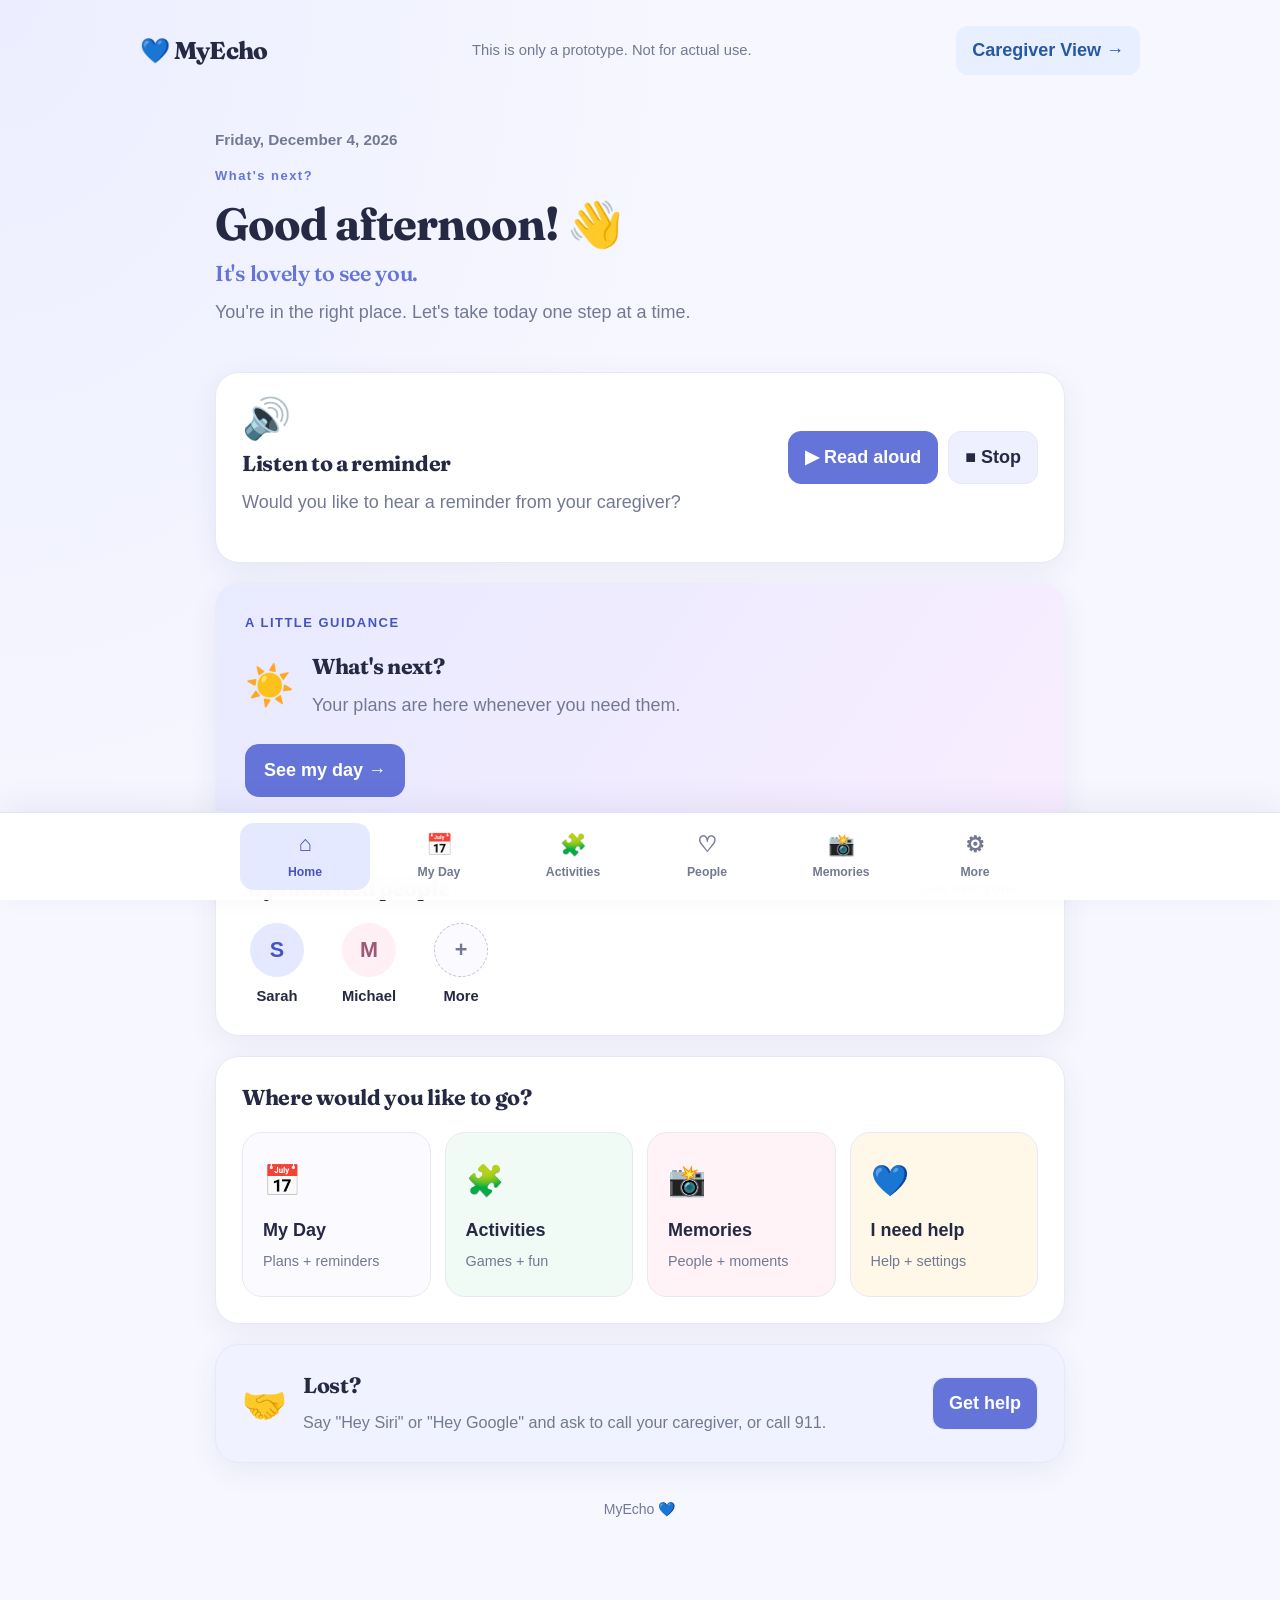
<file: index.html>
<!DOCTYPE html>
<html lang="en">
<head>
    <style>
@import url('https://fonts.googleapis.com/css2?family=Fraunces:ital,opsz,wght,SOFT@0,9..144,100..900,100;1,9..144,100..900,100&display=swap');
@import url('https://fonts.googleapis.com/css2?family=Plus+Jakarta+Sans:ital,wght@0,200..1000;1,200..1000&display=swap');
</style>
    <meta charset="UTF-8">
    <meta name="viewport" content="width=device-width, initial-scale=1.0">
    <meta name="theme-color" content="#f7f8fc">
    <title>MyEcho</title>
    <link rel="stylesheet" href="style.css">
</head>

<body>

    <header class="top-bar">
        <a href="#home" class="logo" data-screen="home">💙 MyEcho</a>
        <p class="header-tagline">This is only a prototype. Not for actual use.</p>
        <a href="caregiver.html" class="view-switch">Caregiver View →</a>
    </header>

    <main class="dashboard">

        <div class="app-screen active" id="screen-home">

            <section class="welcome" id="home">
                <p class="date" id="current-date"></p>
                <p class="section-label">What's next?</p>
                <h1>Good morning, Margret! 👋</h1>
                <h2>It's lovely to see you.</h2>
                <p>You're in the right place. Let's take today one step at a time.</p>
            </section>

            <section class="read-aloud-card">
                <div>
                    <span class="big-icon">🔊</span>
                    <h2>Listen to a reminder</h2>
                    <p>Would you like to hear a reminder from your caregiver?</p>
                </div>

                <div class="read-aloud-buttons">
                    <button id="read-aloud-button" type="button">▶ Read aloud</button>
                    <button id="stop-reading-button" type="button">■ Stop</button>
                </div>

                <p id="reading-status" aria-live="polite"></p>
            </section>


            <!-- yayyyy now the next section cuz hemas still weird....jk.... -->

            <section class="next-card">
                <span class="section-label">A LITTLE GUIDANCE</span>

                <div class="next-content">
                    <span class="big-icon">☀️</span>
                    <div>
                        <h2>What's next?</h2>
                        <p>Your plans are here whenever you need them.</p>
                    </div>
                </div>

                <button class="primary-button" type="button" data-screen="today">
                    See my day →
                </button>


            </section>

            <!--the contacts heh-->

            <section class="people-section">
                <div class="section-heading">
                    <h2>My favorited people</h2>
                    <button type="button" data-screen="people">See everyone →</button>
                </div>

                <!--the example people-->

                <div class="people-list">
                    <button class="person" type="button" data-screen="people">
                        <span class="avatar">S</span>
                        <span>Sarah</span>
                    </button>

                    <button class="person" type="button" data-screen="people">
                        <span class="avatar">M</span>
                        <span>Michael</span>
                    </button>

                    <button class="person more-person" type="button" data-screen="people">
                        <span class="avatar">+</span>
                        <span>More</span>
                    </button>
                </div>
            </section>


            <!--THE MAIN SECTION!!-->

            <section class="navigation-section">
                <h2>Where would you like to go?</h2>

                <div class="navigation-grid">
                    <button class="nav-card" type="button" data-screen="today">
                        <span class="nav-icon">📅</span>
                        <span class="nav-title">My Day</span>
                        <span class="nav-description">Plans + reminders</span>
                    </button>

                    <button class="nav-card" type="button" data-screen="activities">
                        <span class="nav-icon">🧩</span>
                        <span class="nav-title">Activities</span>
                        <span class="nav-description">Games + fun</span>
                    </button>

                    <button class="nav-card" type="button" data-screen="memories">
                        <span class="nav-icon">📸</span>
                        <span class="nav-title">Memories</span>
                        <span class="nav-description">People + moments</span>
                    </button>

                    <button class="nav-card" type="button" data-screen="settings">
                        <span class="nav-icon">💙</span>
                        <span class="nav-title">I need help</span>
                        <span class="nav-description">Help + settings</span>
                    </button>
                </div>
            </section>

            </section>
            <section class="help-card" id="caregiver">
                <span class="help-icon">🤝</span>
                <div>
                    <h2>Lost?</h2>
                    <p>Say "Hey Siri" or "Hey Google" and ask to call your caregiver, or call 911.</p>
                </div>
                <button id="help-button" type="button">Get help</button>
            </section>

        </div>


        <!-- today SCREEN -->

        <div class="app-screen" id="screen-today" hidden>

            <section class="screen-heading" id="today">
                <p class="section-label">How are you feeling today?</p>
                <h1>My Day 📅</h1>
                <p class="today-date" id="today-date"></p>
                <p>Here are your plans for today. You can take your time.</p>
            </section>

            <section class="placeholder-section">
                <h2>Today's checklist</h2>
                <p>Check each item when you're finished.</p>

                <div class="task-list">
                    <label class="task-item">
                        <input type="checkbox" class="task-checkbox">
                        <span>Brush your teeth</span>
                    </label>

                    <label class="task-item">
                        <input type="checkbox" class="task-checkbox">
                        <span>Eat breakfast</span>
                    </label>

                    <label class="task-item">
                        <input type="checkbox" class="task-checkbox">
                        <span>Call your caregiver</span>
                    </label>

                    <label class="task-item">
                        <input type="checkbox" class="task-checkbox">
                        <span>Finish your crossword puzzle</span>
                    </label>
                </div>

                <p id="task-progress" aria-live="polite">0 of 4 tasks completed</p>
            </section>
            <section class="next-card">
                <span class="big-icon">🌷</span>
                <h2>Remember</h2>
                <p>You don't have to do everything at once. Call your caregiver if you need help.</p>
            </section>
            </section>
            <section class="help-card" id="caregiver">
                <span class="help-icon">🤝</span>
                <div>
                    <h2>Lost?</h2>
                    <p>Say "Hey Siri" or "Hey Google" and ask to call your caregiver, or call 911.</p>
                </div>
                <button id="help-button" type="button">Get help</button>
            </section>

        </div>



        <!-- activities SCREEN -->

        <div class="app-screen" id="screen-activities" hidden>

            <section class="screen-heading" id="activities">
                <p class="section-label">One activity a day keeps your mind active.</p>
                <h1>Activities 🧩</h1>
                <p>Choose something you would enjoy. There's no rush and no losing.</p>
            </section>

            <section class="placeholder-section">
                <h2>Choose an activity</h2>

                <div class="activity-grid">
                    <button class="activity-card" id="memory-game-button" type="button">
                        <span class="activity-icon">🧠</span>
                        <span class="activity-title">Memory Match</span>
                        <span class="activity-description">Match the pairs</span>
                    </button>

                    <button class="activity-card" id="word-game-button" type="button">
                        <span class="activity-icon">🔤</span>
                        <span class="activity-title">Odd One Out</span>
                        <span class="activity-description">Find the item that doesn't belong</span>
                    </button>
                </div>

                <div id="memory-game" class="game-panel" hidden>
                    <h3>Find the matching pairs!</h3>
                    <p>Choose two cards to find a match.</p>
                    <div id="memory-board" class="memory-board"></div>
                    <p id="memory-status" aria-live="polite">Pairs found: 0 of 3</p>
                    <button id="restart-game" class="game-button" type="button">Play again ↻</button>
                </div>

                <div id="word-game" class="game-panel" hidden>
                    <h3>Odd One Out 🔤</h3>
                    <p>Which one is a fruit?</p>

                    <div class="word-options">
                        <button class="word-option" type="button">🚗 Car</button>
                        <button class="word-option" type="button">🍎 Apple</button>
                        <button class="word-option" type="button">🪑 Chair</button>
                    </div>

                    <p id="word-status" aria-live="polite">Choose an answer!</p>
                </div>
            </section>
            <section class="help-card" id="caregiver">
                <span class="help-icon">🤝</span>
                <div>
                    <h2>Lost?</h2>
                    <p>Say "Hey Siri" or "Hey Google" and ask to call your caregiver, or call 911.</p>
                </div>
                <button id="help-button" type="button">Get help</button>
            </section>

        </div>

        <!-- people SCREEN -->
        <div class="app-screen" id="screen-people" hidden>

            <section class="screen-heading" id="people">
                <p class="section-label">PEOPLE WHO MATTER</p>
                <h1>My People 💙</h1>
                <p>People I know and trust.</p>
            </section>

            <section class="placeholder-section">
                <h2>My favorite people</h2>

                <div class="contact-list">
                    <article class="contact-card">
                        <div class="contact-avatar">S</div>
                        <div class="contact-info">
                            <h3>Sarah</h3>
                            <p>My family member</p>
                        </div>
                        <button class="contact-button" type="button" data-contact="Sarah">Contact</button>
                    </article>

                    <article class="contact-card">
                        <div class="contact-avatar">M</div>
                        <div class="contact-info">
                            <h3>Michael</h3>
                            <p>My husband</p>
                        </div>
                        <button class="contact-button" type="button" data-contact="Michael">Contact</button>
                    </article>

                    <article class="contact-card">
                        <div class="contact-avatar">D</div>
                        <div class="contact-info">
                            <h3>Dr. Kim</h3>
                            <p>My doctor</p>
                        </div>
                        <button class="contact-button" type="button" data-contact="Michael">Contact</button>
                    </article>
                </div>

                <p class="contact-note">These are example contacts. Real contact details have not been added yet.</p>
                <p id="contact-status" aria-live="polite"></p>
    
            </section>

            <section class="help-card" id="caregiver">
                <span class="help-icon">🤝</span>
                <div>
                    <h2>Lost?</h2>
                    <p>Say "Hey Siri" or "Hey Google" and ask to call your caregiver, or call 911.</p>
                </div>
                <button id="help-button" type="button">Get help</button>
            </section>

        </div>


        <!-- memories SCREEN -->
        <div class="app-screen" id="screen-memories" hidden>

            <section class="screen-heading" id="memories">
                <p class="section-label"></p>
                <h1>My Memories </h1>
                <p>A place for people and moments that matter to me.</p>
            </section>

            <section class="placeholder-section">
                <h2>Moments to remember</h2>

                <div class="memory-gallery">
                    <article class="memory-item">
                        <div class="memory-photo">👧</div>
                        <div class="memory-details">
                            <h3>Sarah, My daughter</h3>
                            <p>"Hi Mom, it's Sarah. I love you so much, and I'll see you at lunch"</p>
                        </div>
                    </article>

                    <article class="memory-item">
                        <div class="memory-photo">🏡</div>
                        <div class="memory-details">
                            <h3>Elm Street, Where you grew up</h3>
                            <p>"You grew up in the red roofed house on Elm Street."</p>
                        </div>
                    </article>

                    <article class="memory-item">
                        <div class="memory-photo">💍</div>
                        <div class="memory-details">
                            <h3>Our wedding, June 23, 1975</h3>
                            <p>"June twenty-third, nineteen seventy five. The day you got married. You wore your mother's gown."</p>
                        </div>
                    </article>

                    <article class="memory-item">
                        <div class="memory-photo">🐕</div>
                        <div class="memory-details">
                            <h3>Buddy, Our golden retriever</h3>
                            <p>"This is Buddy, your golden retriever. He loved playing fetch with you in the backyard."</p>
                        </div>
                    </article>

                    <article class="memory-item">
                        <div class="memory-photo">🎣</div>
                        <div class="memory-details">
                            <h3>Lake trips, every summer with Micheal</h3>
                            <p>"Every summer you took Michael to the lake. He still talks about the time you caught that huge bass."</p>
                        </div>
                    </article>

                     <article class="memory-item">
                        <div class="memory-photo">🎶</div>
                        <div class="memory-details">
                            <h3>Your Song, 'Dance the Night' by Dua Lipa</h3>
                            <p>"Your song is Dance the Night by Dua Lipa. You love singing it along with the radio."</p>
                        </div>
                    </article>
                </div>

                <p class="memory-note">These are example memories. Personal photos and captions can be added in a future version.</p>
            </section>

            <section class="help-card" id="caregiver">
                <span class="help-icon">🤝</span>
                <div>
                    <h2>Lost?</h2>
                    <p>Say "Hey Siri" or "Hey Google" and ask to call your caregiver, or call 911.</p>
                </div>
                <button id="help-button" type="button">Get help</button>
            </section>

        </div>

        <!-- settings SCREEN -->

        <div class="app-screen" id="screen-settings" hidden>

            <section class="screen-heading" id="settings">
                <p class="section-label">How are you feeling?</p>
                <h1>Support & Settings 💙</h1>
                <p>Make MyEcho feel personal and easy to use.</p>
            </section>

            <section class="help-card" id="caregiver">
                <span class="help-icon">🤝</span>
                <div>
                    <h2>Lost?</h2>
                    <p>Say "Hey Siri" or "Hey Google" and ask to call your caregiver, or call 911.</p>
                </div>
                <button id="help-button" type="button">Get help</button>
            </section>

            <section class="placeholder-section">
                <h2>Personalize MyEcho</h2>
                <p>What name should the app use when greeting you?</p>

                <label for="greeting-name">Preferred name</label>
                <div class="settings-row">
                    <input type="text" id="greeting-name" placeholder="Enter a preferred name" maxlength="30">
                    <button id="save-settings" class="game-button" type="button">Save</button>
                </div>

                <p id="settings-status" aria-live="polite">This setting is saved in this browser.</p>
            </section>

            <section class="placeholder-section text-size-setting">
                <h2>Reading comfort</h2>
                <p>Choose a text size that feels comfortable to read.</p>

                <label>Text size</label>
                <div class="text-size-buttons">
                    <button id="smaller-text" type="button">A− Smaller</button>
                    <button id="default-text" type="button">Default</button>
                    <button id="larger-text" type="button">A+ Larger</button>
                </div>

                <p id="text-size-status" aria-live="polite">Standard text size</p>
            </section>

            <section class="location-card">
                <h2>📍 Where am I?</h2>
                <p>Save a familiar place as a reminder.</p>

                <label for="familiar-place">My familiar place</label>
                <div class="location-row">
                    <input id="familiar-place" type="text" maxlength="80" placeholder="For example, I'm at home">
                    <button id="save-place" class="game-button" type="button">Save place</button>
                </div>

                <p id="place-status" aria-live="polite">No place saved yet.</p>
            </section>

        </div>

    </main>

    <!-- bottom NAVIGATION!! coding is so...fun... -->

    <nav class="bottom-navigation" aria-label="Main navigation">
        <button class="bottom-nav-item active" type="button" data-screen="home" aria-current="page">
            <span class="bottom-nav-icon">⌂</span>
            <span>Home</span>
        </button>

        <button class="bottom-nav-item" type="button" data-screen="today">
            <span class="bottom-nav-icon">📅</span>
            <span>My Day</span>
        </button>

        <button class="bottom-nav-item" type="button" data-screen="activities">
            <span class="bottom-nav-icon">🧩</span>
            <span>Activities</span>
        </button>

        <button class="bottom-nav-item" type="button" data-screen="people">
            <span class="bottom-nav-icon">♡</span>
            <span>People</span>
        </button>

        <button class="bottom-nav-item" type="button" data-screen="memories">
            <span class="bottom-nav-icon">📸</span>
            <span>Memories</span>
        </button>

        <button class="bottom-nav-item" type="button" data-screen="settings">
            <span class="bottom-nav-icon">⚙</span>
            <span>More</span>
        </button>
    </nav>

    <footer>
        <p>MyEcho 💙</p>
    </footer>

    <script src="script.js"></script>

</body>
</html>
</file>
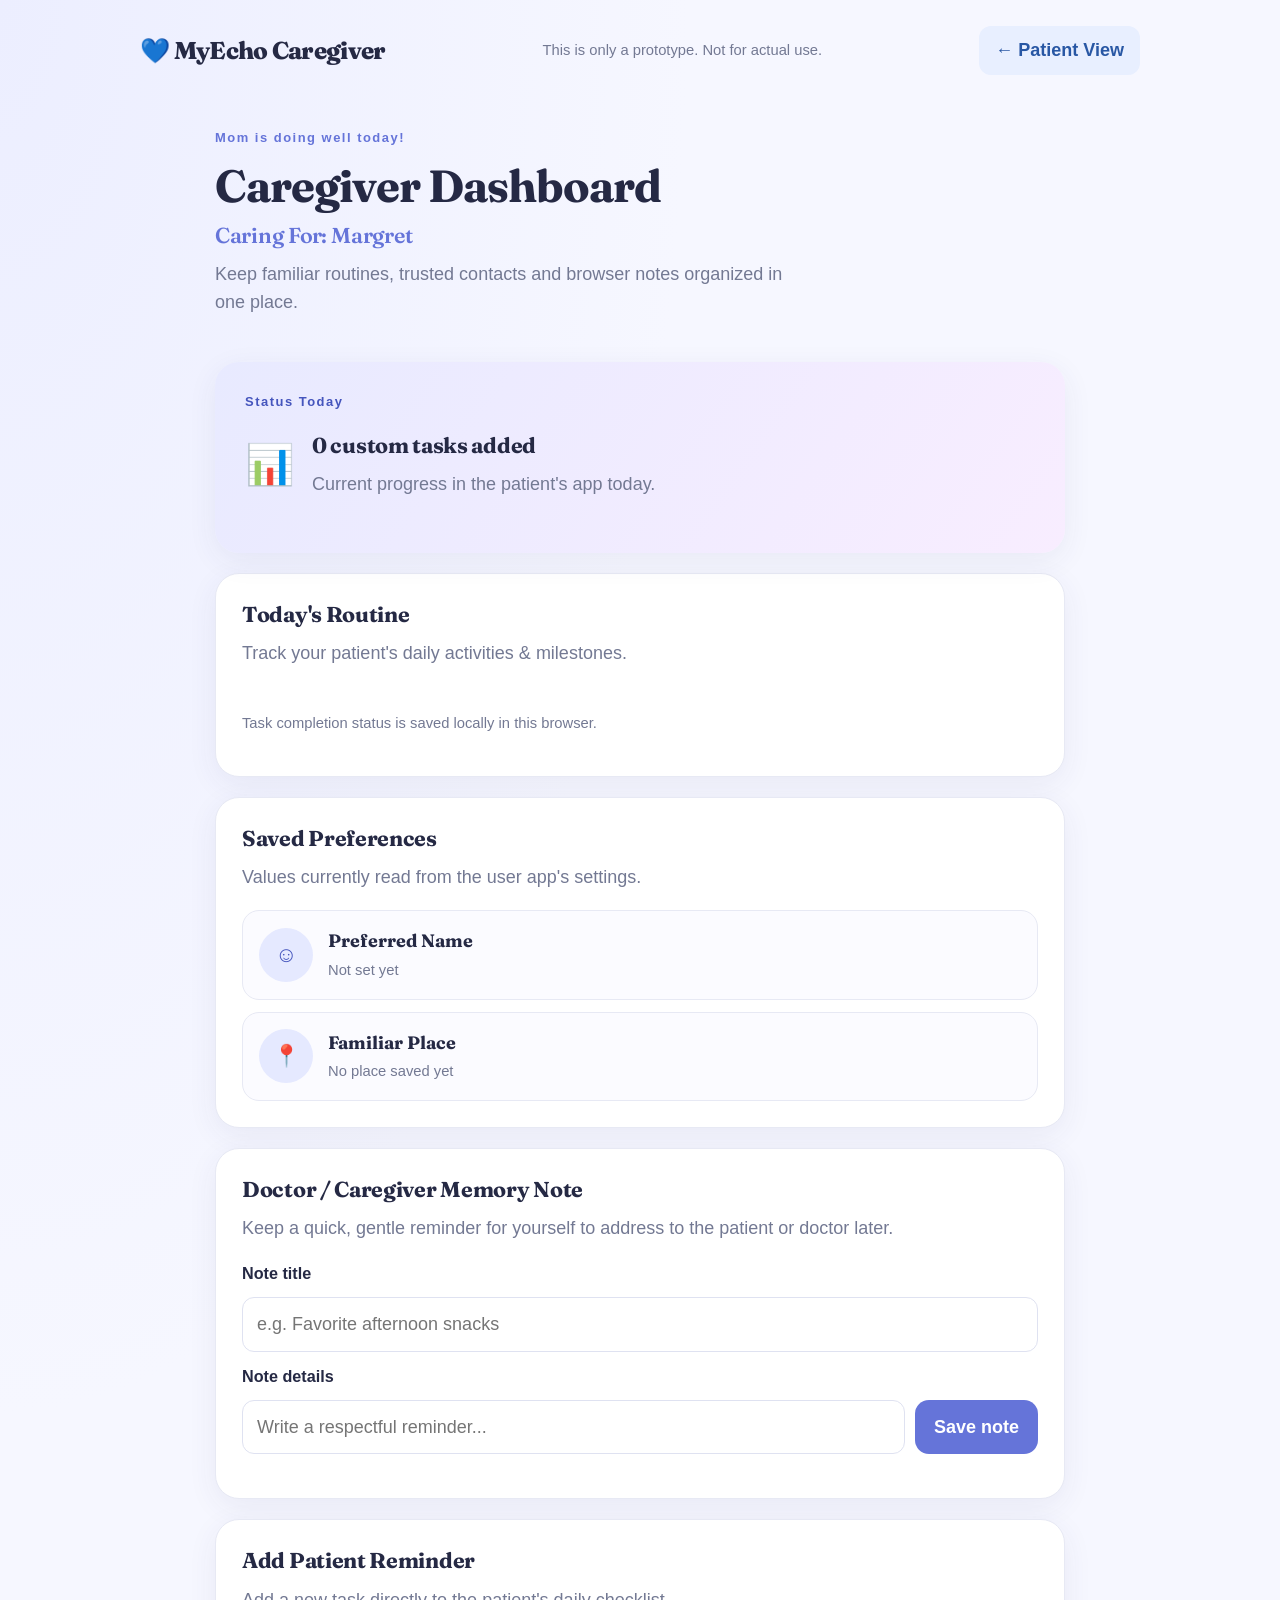
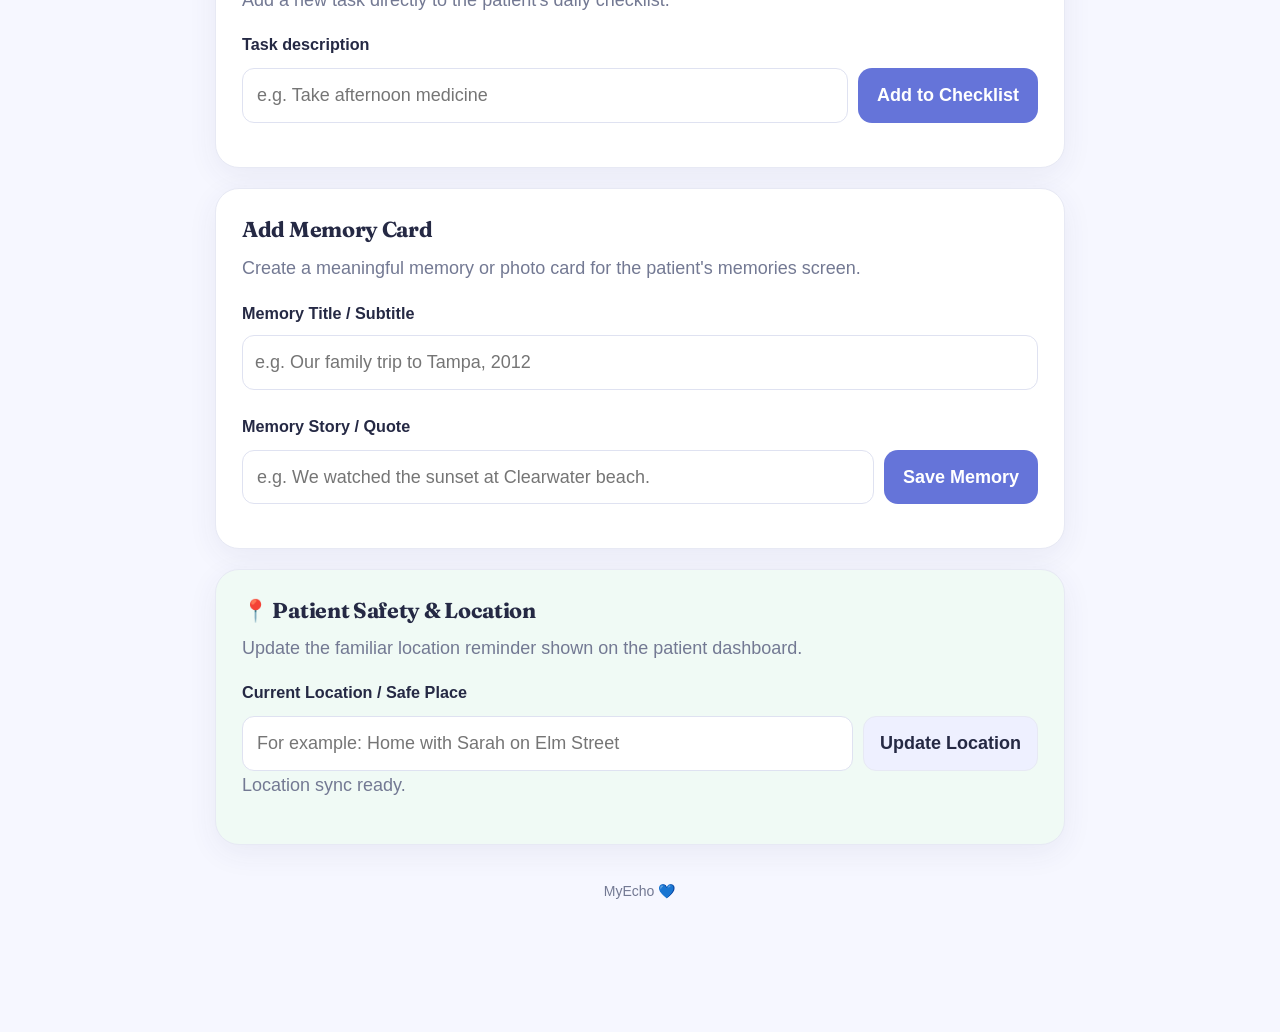
<file: caregiver.html>
<!DOCTYPE html>
<html lang="en">
<head>
    <style>
@import url('https://fonts.googleapis.com/css2?family=Fraunces:ital,opsz,wght,SOFT@0,9..144,100..900,100;1,9..144,100..900,100&display=swap');
@import url('https://fonts.googleapis.com/css2?family=Plus+Jakarta+Sans:ital,wght@0,200..1000;1,200..1000&display=swap');
    </style>
    <meta charset="UTF-8">
    <meta name="viewport" content="width=device-width, initial-scale=1.0">
    <meta name="theme-color" content="#f7f8fc">
    <title>MyEcho: Caregiver Space</title>
    <link rel="stylesheet" href="style.css">
</head>

<body>

    <header class="top-bar">
        <a href="index.html" class="logo">💙 MyEcho Caregiver</a>
        <p class="header-tagline">This is only a prototype. Not for actual use.</p>
        <a href="index.html" class="view-switch">← Patient View</a>
    </header>

    <main class="dashboard">

        <!-- da dashboard -->
        <section class="welcome">
            <p class="section-label">Mom is doing well today!</p>
            <h1>Caregiver Dashboard</h1>
            <h2>Caring For: Margret</h2>
            <p>Keep familiar routines, trusted contacts and browser notes organized in one place.</p>
        </section>

        <!-- take a glanceee~~ -->
        <section class="next-card">
            <span class="section-label">Status Today</span>
            <div class="next-content">
                <span class="big-icon">📊</span>
                <div>
                    <h2 id="stat-tasks-heading">0 of 4 tasks completed</h2>
                    <p>Current progress in the patient's app today.</p>
                </div>
            </div>
        </section>

        <!-- The routine + checklist -->
        <section class="placeholder-section">
            <h2>Today's Routine</h2>
            <p>Track your patient's daily activities & milestones.</p>

            <div class="task-list" id="caregiver-routine-list">
                <!-- Populated dynamically by JS -->
            </div>
            <p class="contact-note">Task completion status is saved locally in this browser.</p>
        </section>

        <!-- Prefrences / settings area -->
        <section class="placeholder-section">
            <h2>Saved Preferences</h2>
            <p>Values currently read from the user app's settings.</p>

            <div class="contact-card" style="margin-bottom: 12px;">
                <div class="contact-avatar">☺</div>
                <div class="contact-info">
                    <h3>Preferred Name</h3>
                    <p id="pref-name-display">Not set yet</p>
                </div>
            </div>

            <div class="contact-card">
                <div class="contact-avatar">📍</div>
                <div class="contact-info">
                    <h3>Familiar Place</h3>
                    <p id="pref-place-display">No place saved yet</p>
                </div>
            </div>
        </section>

        <!-- Caregiver note -->
        <section class="placeholder-section">
            <h2>Doctor / Caregiver Memory Note</h2>
            <p>Keep a quick, gentle reminder for yourself to address to the patient or doctor later.</p>

            <label for="caregiver-note-title">Note title</label>
            <div class="settings-row" style="margin-bottom: 12px;">
                <input type="text" id="caregiver-note-title" placeholder="e.g. Favorite afternoon snacks" maxlength="50">
            </div>

            <label for="caregiver-note-body">Note details</label>
            <div class="settings-row">
                <input type="text" id="caregiver-note-body" placeholder="Write a respectful reminder..." maxlength="200">
                <button id="save-caregiver-note" class="primary-button" type="button">Save note</button>
            </div>

            <p id="note-status" aria-live="polite"></p>
        </section>

        <!-- +task [working prototype] -->
        <section class="placeholder-section">
            <h2>Add Patient Reminder</h2>
            <p>Add a new task directly to the patient's daily checklist.</p>

            <label for="new-task-input">Task description</label>
            <div class="settings-row">
                <input type="text" id="new-task-input" placeholder="e.g. Take afternoon medicine" maxlength="50">
                <button id="add-task-btn" class="primary-button" type="button">Add to Checklist</button>
            </div>
            <p id="task-add-status" aria-live="polite"></p>
        </section>

        <!-- +memory [not truely, just working prototype] -->
        <section class="placeholder-section">
            <h2>Add Memory Card</h2>
            <p>Create a meaningful memory or photo card for the patient's memories screen.</p>

            <label for="memory-title-input">Memory Title / Subtitle</label>
            <input type="text" id="memory-title-input" placeholder="e.g. Our family trip to Tampa, 2012" maxlength="60" style="width:100%; padding:12px; border-radius:12px; border:1px solid #dfe2f1; margin-bottom:12px;">

            <label for="memory-desc-input">Memory Story / Quote</label>
            <div class="settings-row">
                <input type="text" id="memory-desc-input" placeholder="e.g. We watched the sunset at Clearwater beach." maxlength="150">
                <button id="add-memory-btn" class="primary-button" type="button">Save Memory</button>
            </div>
            <p id="memory-add-status" aria-live="polite"></p>
        </section>

        <!-- safety, location -->
        <section class="location-card">
            <h2>📍 Patient Safety & Location</h2>
            <p>Update the familiar location reminder shown on the patient dashboard.</p>

            <label for="safety-location-input">Current Location / Safe Place</label>
            <div class="location-row">
                <input id="safety-location-input" type="text" maxlength="80" placeholder="For example: Home with Sarah on Elm Street">
                <button id="save-safety-location" class="game-button" type="button">Update Location</button>
            </div>
            <p id="safety-status" aria-live="polite">Location sync ready.</p>
        </section>

    </main>

    <footer>
        <p>MyEcho 💙</p>
    </footer>

    <script src="caregiver.js"></script>

</body>
</html>
</file>
<file: style.css>
h1, h2, h3, .logo {
    font-family: "Fraunces", serif;
}

body {
    font-family: "Plus Jakarta Sans", sans-serif;
}

:root {
    --background: #f6f7ff;
    --surface: #ffffff;
    --surface-soft: #eef0ff;
    --primary: #6574d9;
    --primary-dark: #4555bd;
    --primary-light: #e5e9ff;
    --pink: #fff0f5;
    --mint: #e9f8f1;
    --text: #252944;
    --muted: #737993;
    --border: #e7e9f4;
    --shadow: 0 8px 30px rgba(54, 63, 119, 0.07);
    --radius: 24px;
}

* {
    box-sizing: border-box;
}

html {
    scroll-behavior: smooth;
    font-size: 18px;
}

body {
    margin: 0;
    min-height: 100vh;
    padding-bottom: 110px;
    background:
        radial-gradient(ellipse at top left, #eceeff 0, transparent 38%),
        var(--background);
    color: var(--text);
    font-family: "Segoe UI", Arial, sans-serif;
    line-height: 1.6;
}

button,
input {
    font: inherit;
}

button {
    cursor: pointer;
    -webkit-tap-highlight-color: transparent;
}

button:focus-visible,
a:focus-visible,
input:focus-visible {
    outline: 3px solid #8994f2;
    outline-offset: 4px;
}

button:disabled {
    cursor: not-allowed;
    opacity: 0.6;
}

[hidden] {
    display: none !important;
}


/* =====================================
   HEADER
===================================== */

.top-bar {
    width: min(100% - 40px, 1000px);
    margin: 0 auto;
    padding: 26px 0 18px;
    display: flex;
    align-items: center;
    justify-content: space-between;
    gap: 16px;
}

.logo {
    display: inline-flex;
    align-items: center;
    gap: 9px;
    color: var(--text);
    font-size: 1.35rem;
    font-weight: 800;
    text-decoration: none;
    letter-spacing: -0.7px;
}

.header-tagline {
    margin: 0;
    color: var(--muted);
    font-size: 0.82rem;
}


/* =====================================
   MAIN APP LAYOUT
===================================== */

.dashboard {
    width: min(100% - 40px, 850px);
    min-height: 55vh;
    margin: 0 auto;
}

.app-screen {
    animation: screen-enter 220ms ease-out;
}

@keyframes screen-enter {
    from {
        opacity: 0;
        transform: translateY(5px);
    }

    to {
        opacity: 1;
        transform: translateY(0);
    }
}

.welcome,
.screen-heading {
    padding: 35px 0 25px;
}

.date,
.today-date {
    margin: 0 0 14px;
    color: var(--muted);
    font-size: 0.85rem;
    font-weight: 600;
}

.section-label {
    display: block;
    margin: 0 0 10px;
    color: var(--primary);
    font-size: 0.72rem;
    font-weight: 800;
    letter-spacing: 1.5px;
}

h1,
h2,
h3,
p {
    overflow-wrap: anywhere;
}

h1 {
    margin: 0 0 8px;
    font-size: clamp(1.8rem, 5vw, 2.5rem);
    line-height: 1.2;
    letter-spacing: -1px;
}

h2 {
    margin: 0 0 10px;
    font-size: 1.2rem;
    line-height: 1.35;
    letter-spacing: -0.3px;
}

h3 {
    margin: 0 0 8px;
    font-size: 1rem;
}

p {
    margin-top: 0;
}

.welcome h2 {
    color: var(--primary);
    font-weight: 600;
}

.welcome > p:last-child,
.screen-heading > p:last-child {
    max-width: 580px;
    margin-bottom: 0;
    color: var(--muted);
}


/* =====================================
   SHARED SURFACES
===================================== */

.read-aloud-card,
.next-card,
.people-section,
.navigation-section,
.placeholder-section,
.help-card,
.location-card {
    margin: 20px 0;
    padding: 26px;
    border: 1px solid var(--border);
    border-radius: var(--radius);
    background: var(--surface);
    box-shadow: var(--shadow);
}

.read-aloud-card p,
.next-card p,
.placeholder-section > p,
.location-card > p {
    color: var(--muted);
}

.read-aloud-card {
    display: flex;
    align-items: center;
    justify-content: space-between;
    flex-wrap: wrap;
    gap: 20px;
}

.read-aloud-card > div:first-child {
    flex: 1 1 220px;
}

.read-aloud-card .big-icon {
    display: block;
    margin-bottom: 10px;
}

.read-aloud-card p {
    margin-bottom: 0;
}

.read-aloud-buttons {
    display: flex;
    flex-wrap: wrap;
    gap: 10px;
}

.read-aloud-buttons button,
.game-button,
.help-card button,
.text-size-buttons button {
    padding: 11px 16px;
    border: 1px solid var(--border);
    border-radius: 13px;
    background: var(--surface-soft);
    color: var(--text);
    font-weight: 700;
    transition: background 160ms ease, transform 160ms ease;
}

.read-aloud-buttons button:first-child {
    border-color: var(--primary);
    background: var(--primary);
    color: white;
}

button:hover {
    filter: brightness(0.98);
}

.read-aloud-buttons button:hover,
.game-button:hover,
.help-card button:hover,
.text-size-buttons button:hover {
    transform: translateY(-1px);
}

#reading-status {
    flex-basis: 100%;
    margin: 0;
    font-size: 0.85rem;
}


/* =====================================
   NEXT STEP
===================================== */

.next-card {
    position: relative;
    overflow: hidden;
    padding: 30px;
    border: none;
    background: linear-gradient(125deg, #e8eaff, #f8edff);
}

.next-card > .section-label {
    color: var(--primary-dark);
}

.next-content {
    display: flex;
    align-items: center;
    gap: 18px;
    margin: 18px 0 24px;
}

.big-icon {
    font-size: 2.2rem;
    line-height: 1;
}

.next-content p {
    margin: 0;
}

.primary-button {
    display: inline-flex;
    justify-content: center;
    align-items: center;
    padding: 12px 19px;
    border: 0;
    border-radius: 14px;
    background: var(--primary);
    color: white;
    font-weight: 750;
    text-decoration: none;
}

.primary-button:hover {
    background: var(--primary-dark);
}


/* =====================================
   FAVORITE PEOPLE PREVIEW
===================================== */

.section-heading {
    display: flex;
    align-items: center;
    justify-content: space-between;
    flex-wrap: wrap;
    gap: 12px;
    margin-bottom: 20px;
}

.section-heading h2 {
    margin: 0;
}

.section-heading button {
    padding: 0;
    border: 0;
    background: transparent;
    color: var(--primary-dark);
    font-size: 0.85rem;
    font-weight: 750;
}

.people-list {
    display: flex;
    flex-wrap: wrap;
    gap: 22px;
}

.person {
    display: flex;
    flex-direction: column;
    align-items: center;
    gap: 8px;
    min-width: 70px;
    padding: 0;
    border: 0;
    background: transparent;
    color: var(--text);
    font-size: 0.82rem;
    font-weight: 650;
}

.avatar,
.contact-avatar {
    display: grid;
    flex: 0 0 auto;
    place-items: center;
    width: 54px;
    height: 54px;
    border-radius: 50%;
    background: var(--primary-light);
    color: var(--primary-dark);
    font-size: 1.2rem;
    font-weight: 800;
}

.person:nth-child(2) .avatar {
    background: var(--pink);
    color: #9d5879;
}

.person:nth-child(3) .avatar {
    border: 1px dashed #b8bddc;
    background: #fafaff;
    color: var(--muted);
}


/* =====================================
   QUICK NAVIGATION CARDS
===================================== */

.navigation-section > h2 {
    margin-bottom: 20px;
}

.navigation-grid {
    display: grid;
    grid-template-columns: repeat(2, minmax(0, 1fr));
    gap: 14px;
}

.nav-card {
    display: flex;
    min-height: 145px;
    flex-direction: column;
    align-items: flex-start;
    justify-content: center;
    gap: 5px;
    padding: 20px;
    border: 1px solid var(--border);
    border-radius: 20px;
    background: #fbfbff;
    color: var(--text);
    text-align: left;
    transition: transform 180ms ease, box-shadow 180ms ease;
}

.nav-card:nth-child(2) {
    background: #f1fbf6;
}

.nav-card:nth-child(3) {
    background: #fff3f7;
}

.nav-card:nth-child(4) {
    background: #fff8e9;
}

.nav-card:hover {
    transform: translateY(-3px);
    box-shadow: var(--shadow);
}

.nav-icon {
    margin-bottom: 6px;
    font-size: 1.7rem;
}

.nav-title {
    font-weight: 800;
}

.nav-description {
    color: var(--muted);
    font-size: 0.8rem;
}


/* =====================================
   SCREEN HEADINGS
===================================== */

.screen-heading {
    padding-top: 35px;
    padding-bottom: 12px;
}

.screen-heading h1 {
    margin-bottom: 12px;
}

.screen-heading > p:last-child {
    color: var(--muted);
}


/* =====================================
   DAILY CHECKLIST
===================================== */

.task-list {
    display: grid;
    gap: 12px;
    margin: 22px 0;
}

.task-item {
    display: flex;
    align-items: center;
    gap: 14px;
    padding: 16px;
    border: 1px solid var(--border);
    border-radius: 15px;
    background: #fbfbff;
    cursor: pointer;
}

.task-item:has(input:checked) {
    background: var(--mint);
}

.task-item input {
    width: 22px;
    height: 22px;
    flex: 0 0 auto;
    accent-color: var(--primary);
}

#task-progress {
    margin: 0;
    padding: 12px 15px;
    border-radius: 12px;
    background: var(--surface-soft);
    color: var(--primary-dark);
    font-size: 0.9rem;
    font-weight: 750;
}


/* =====================================
   ACTIVITIES & GAMES
===================================== */

.activity-grid {
    display: grid;
    grid-template-columns: repeat(2, minmax(0, 1fr));
    gap: 14px;
    margin-top: 20px;
}

.activity-card {
    display: flex;
    min-height: 155px;
    flex-direction: column;
    align-items: flex-start;
    justify-content: center;
    gap: 7px;
    padding: 20px;
    border: 1px solid var(--border);
    border-radius: 18px;
    background: #f5f3ff;
    color: var(--text);
    text-align: left;
}

.activity-card:nth-child(2) {
    background: #fff3f7;
}

.activity-icon {
    margin-bottom: 5px;
    font-size: 2rem;
}

.activity-title {
    font-weight: 800;
}

.activity-description {
    color: var(--muted);
    font-size: 0.8rem;
}

.game-panel {
    margin-top: 24px;
    padding: 22px;
    border: 1px solid var(--border);
    border-radius: 18px;
    background: #fafaff;
}

.game-panel > p {
    color: var(--muted);
}

.memory-board {
    display: grid;
    grid-template-columns: repeat(3, minmax(0, 1fr));
    gap: 10px;
    margin: 20px 0;
}

.memory-card {
    min-height: 70px;
    border: 1px solid #dce0fb;
    border-radius: 14px;
    background: var(--primary-light);
    font-size: 1.5rem;
}

.word-options {
    display: flex;
    flex-wrap: wrap;
    gap: 10px;
    margin: 18px 0;
}

.word-option {
    padding: 12px 16px;
    border: 1px solid var(--border);
    border-radius: 13px;
    background: white;
    color: var(--text);
}


/* =====================================
   PEOPLE & CONTACTS
===================================== */

.contact-list {
    display: grid;
    gap: 14px;
    margin: 20px 0;
}

.contact-card {
    display: flex;
    align-items: center;
    gap: 15px;
    padding: 16px;
    border: 1px solid var(--border);
    border-radius: 17px;
    background: #fbfbff;
}

.contact-info {
    flex: 1;
    min-width: 0;
}

.contact-info h3 {
    margin-bottom: 3px;
}

.contact-info p {
    margin: 0;
    color: var(--muted);
    font-size: 0.82rem;
}

.contact-button {
    padding: 9px 13px;
    border: 0;
    border-radius: 12px;
    background: var(--primary-light);
    color: var(--primary-dark);
    font-weight: 750;
}

.contact-note,
.memory-note {
    color: var(--muted);
    font-size: 0.82rem;
}


/* =====================================
   MEMORIES
===================================== */

.memory-gallery {
    display: grid;
    gap: 14px;
    margin: 22px 0;
}

.memory-item {
    display: flex;
    align-items: center;
    gap: 16px;
    padding: 15px;
    border: 1px solid var(--border);
    border-radius: 18px;
    background: #fcfbff;
}

.memory-photo {
    display: grid;
    flex: 0 0 auto;
    place-items: center;
    width: 78px;
    height: 78px;
    border-radius: 16px;
    background: var(--pink);
    font-size: 2rem;
}

.memory-item:nth-child(2) .memory-photo {
    background: var(--primary-light);
}

.memory-item:nth-child(3) .memory-photo {
    background: #fff4d9;
}

.memory-details h3 {
    margin-bottom: 5px;
}

.memory-details p {
    margin: 0;
    color: var(--muted);
    font-size: 0.85rem;
}


/* =====================================
   SUPPORT & SETTINGS
===================================== */

.help-card {
    display: flex;
    align-items: center;
    flex-wrap: wrap;
    gap: 16px;
    background: #f0f2ff;
}

.help-icon {
    font-size: 2rem;
}

.help-card > div {
    flex: 1 1 180px;
}

.help-card p {
    margin: 0;
    color: var(--muted);
    font-size: 0.9rem;
}

.help-card button {
    background: var(--primary);
    color: white;
}

.placeholder-section label,
.location-card label {
    display: block;
    margin: 12px 0 8px;
    font-size: 0.9rem;
    font-weight: 750;
}

.settings-row,
.location-row {
    display: flex;
    flex-wrap: wrap;
    gap: 10px;
    margin-top: 10px;
}

.settings-row input,
.location-row input {
    flex: 1 1 200px;
    min-width: 0;
    padding: 12px 14px;
    border: 1px solid #dfe2f1;
    border-radius: 12px;
    background: white;
    color: var(--text);
}

#settings-status,
#text-size-status,
#place-status,
#contact-status {
    margin: 14px 0 0;
    color: var(--muted);
    font-size: 0.85rem;
}

.text-size-buttons {
    display: flex;
    flex-wrap: wrap;
    gap: 10px;
}

.location-card {
    background: #f0faf5;
}

.location-card h2 {
    margin-bottom: 8px;
}


/* =====================================
   BOTTOM NAVIGATION
===================================== */

.bottom-navigation {
    position: fixed;
    z-index: 100;
    right: 0;
    bottom: 0;
    left: 0;
    display: flex;
    justify-content: center;
    gap: 4px;
    padding: 10px max(10px, env(safe-area-inset-left))
        calc(10px + env(safe-area-inset-bottom));
    border-top: 1px solid rgba(225, 227, 242, 0.9);
    background: rgba(255, 255, 255, 0.96);
    box-shadow: 0 -8px 28px rgba(54, 63, 119, 0.07);
    backdrop-filter: blur(14px);
}

.bottom-nav-item {
    display: flex;
    flex: 1 1 0;
    max-width: 130px;
    min-width: 0;
    flex-direction: column;
    align-items: center;
    justify-content: center;
    gap: 3px;
    padding: 7px 4px;
    border: 0;
    border-radius: 14px;
    background: transparent;
    color: var(--muted);
    font-size: 0.68rem;
    font-weight: 700;
    white-space: nowrap;
}

.bottom-nav-icon {
    font-size: 1.2rem;
    line-height: 1.4;
}

.bottom-nav-item.active {
    background: var(--primary-light);
    color: var(--primary-dark);
}

.bottom-nav-item.active .bottom-nav-icon {
    transform: translateY(-1px);
}


/* =====================================
   FOOTER
===================================== */

footer {
    width: min(100% - 40px, 850px);
    margin: 35px auto 20px;
    color: var(--muted);
    text-align: center;
    font-size: 0.78rem;
}

footer p {
    margin: 0;
}


/* =====================================
   RESPONSIVE LAYOUT
===================================== */

@media (min-width: 760px) {
    .navigation-grid {
        grid-template-columns: repeat(4, minmax(0, 1fr));
    }

    .nav-card {
        min-height: 165px;
    }

    .memory-gallery {
        grid-template-columns: repeat(3, minmax(0, 1fr));
        align-items: stretch;
    }

    .memory-item {
        flex-direction: column;
        align-items: flex-start;
    }

    .memory-photo {
        width: 100%;
        height: 115px;
    }
}

@media (max-width: 520px) {
    body {
        padding-bottom: 100px;
    }

    .top-bar,
    .dashboard,
    footer {
        width: min(100% - 28px, 850px);
    }

    .top-bar {
        padding-top: 18px;
    }

    .header-tagline {
        font-size: 0.72rem;
        text-align: right;
    }

    .welcome,
    .screen-heading {
        padding-top: 25px;
    }

    .read-aloud-card,
    .next-card,
    .people-section,
    .navigation-section,
    .placeholder-section,
    .help-card,
    .location-card {
        padding: 20px;
        border-radius: 20px;
    }

    .read-aloud-card {
        align-items: flex-start;
    }

    .read-aloud-buttons {
        width: 100%;
    }

    .read-aloud-buttons button {
        flex: 1;
    }

    .navigation-grid,
    .activity-grid {
        gap: 10px;
    }

    .nav-card,
    .activity-card {
        padding: 15px;
    }

    .bottom-navigation {
        gap: 1px;
        padding-right: 5px;
        padding-left: 5px;
    }

    .bottom-nav-item {
        padding: 7px 1px;
        font-size: 0.61rem;
    }

    .bottom-nav-icon {
        font-size: 1.1rem;
    }

    .contact-card {
        gap: 10px;
        padding: 12px;
    }

    .contact-avatar {
        width: 44px;
        height: 44px;
    }

    .contact-button {
        padding: 8px 10px;
        font-size: 0.8rem;
    }

    .memory-item {
        align-items: flex-start;
    }
}


/* Respect reduced-motion preferences */
@media (prefers-reduced-motion: reduce) {
    *,
    *::before,
    *::after {
        scroll-behavior: auto !important;
        animation-duration: 0.01ms !important;
        transition-duration: 0.01ms !important;
    }
}

.view-switch {
  display: inline-flex;
  align-items: center;
  justify-content: center;
  padding: 10px 16px;
  border-radius: 12px;
  background: #e8efff;
  color: #2857a4;
  font-weight: 700;
  text-decoration: none;
  transition: background 0.2s ease;
}

.view-switch:hover {
  background: #d6e3ff;
}
</file>
